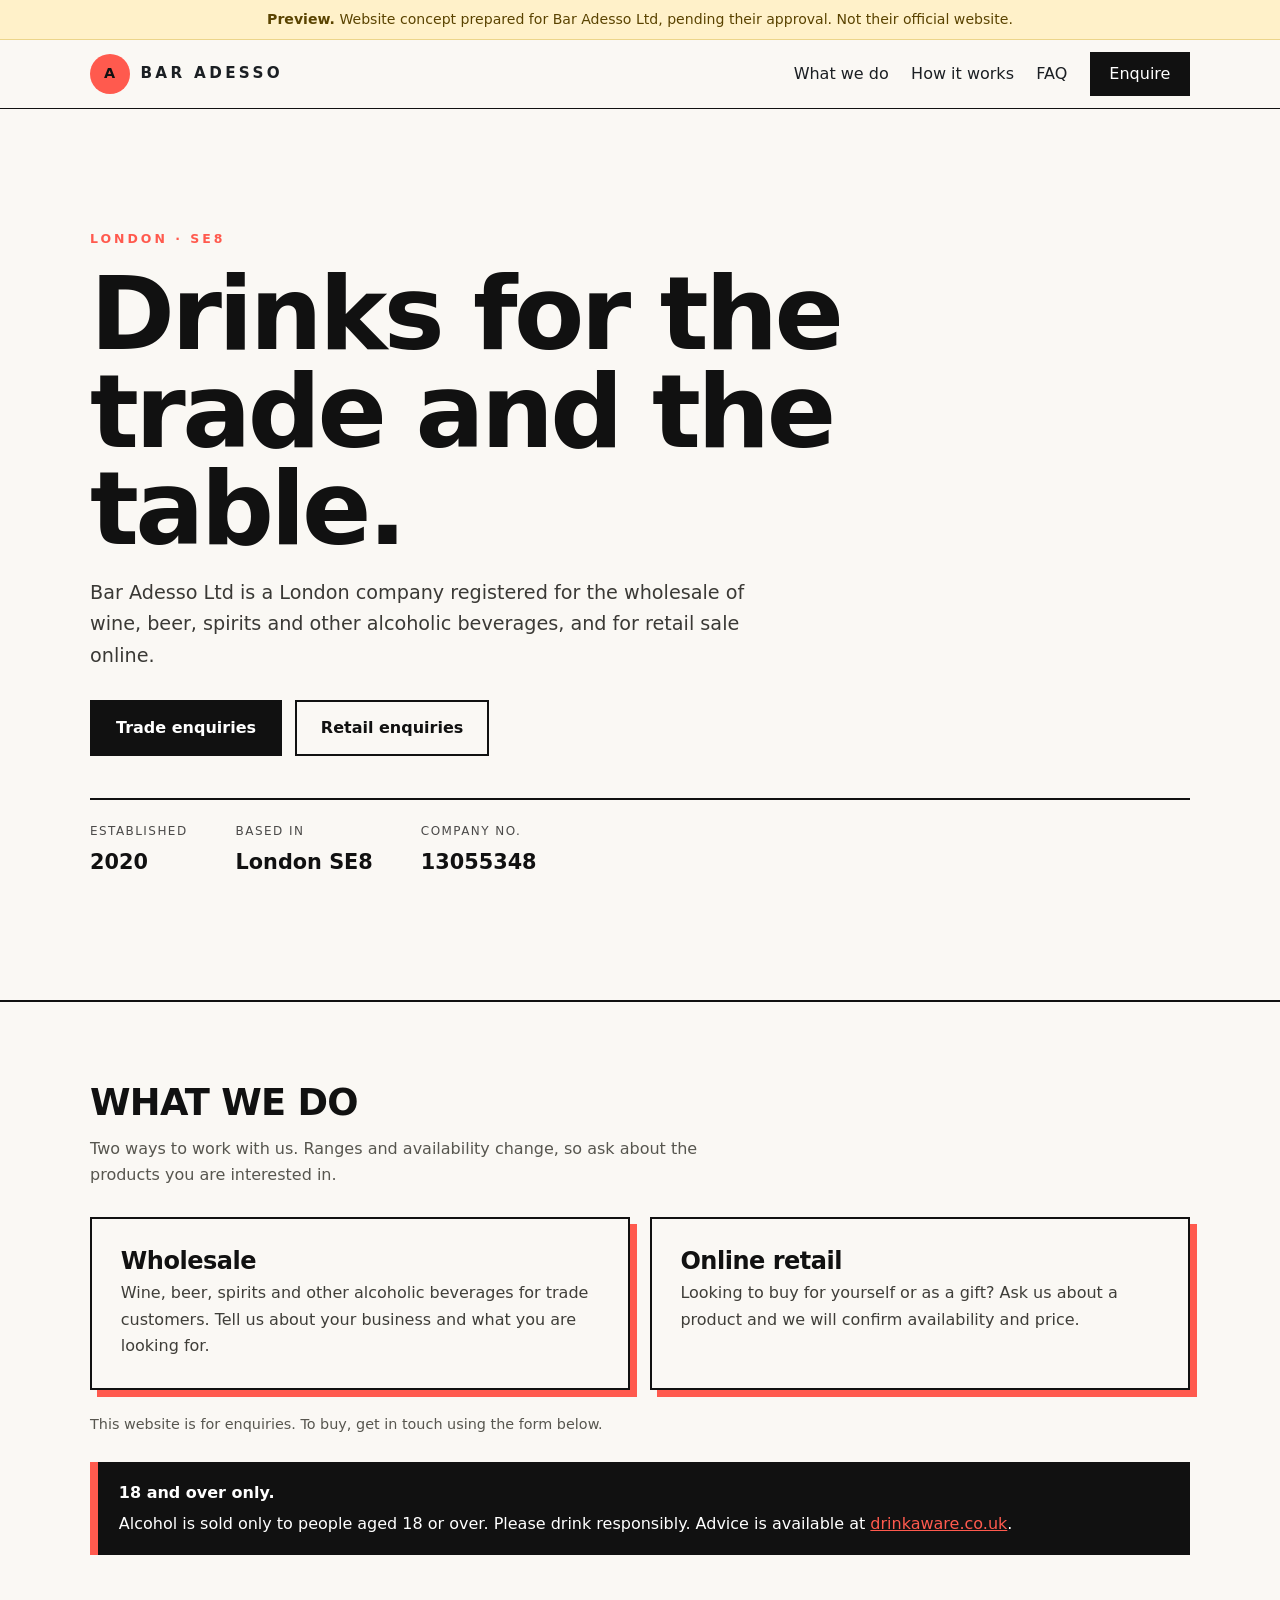
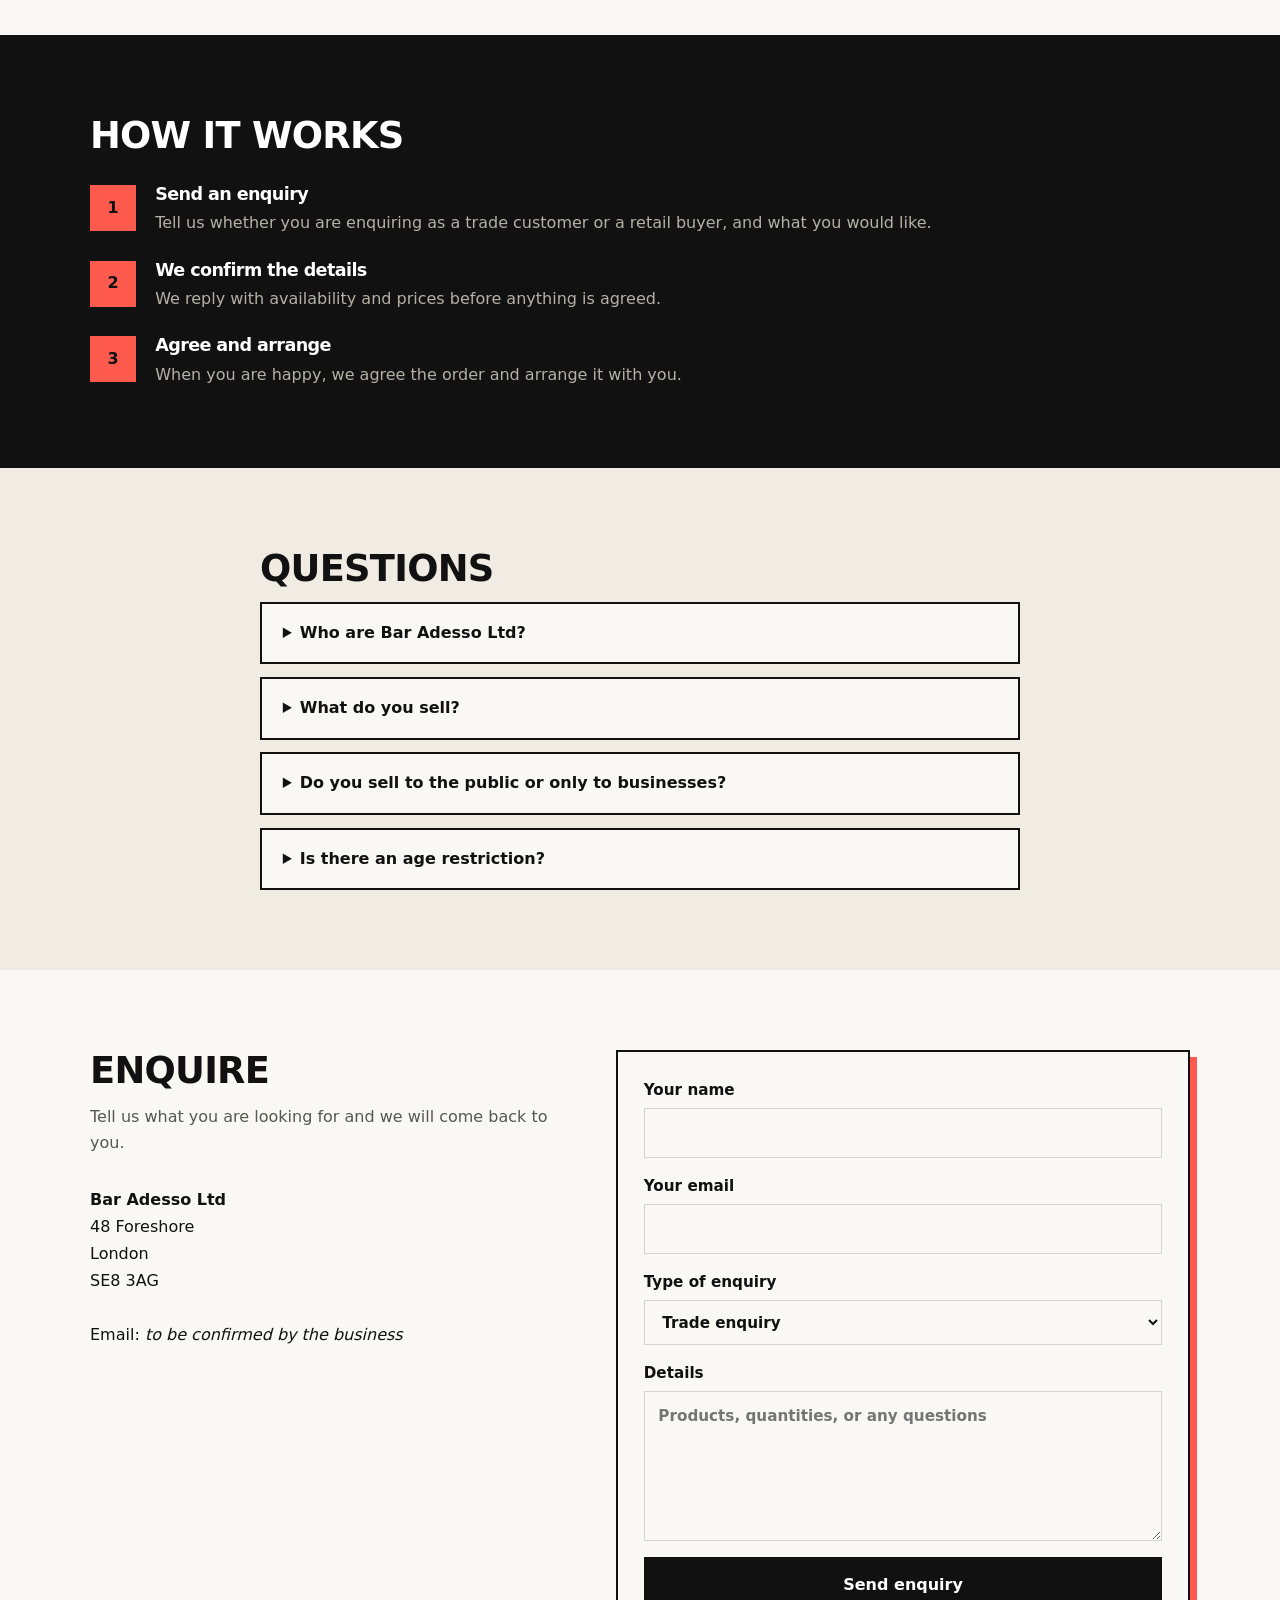
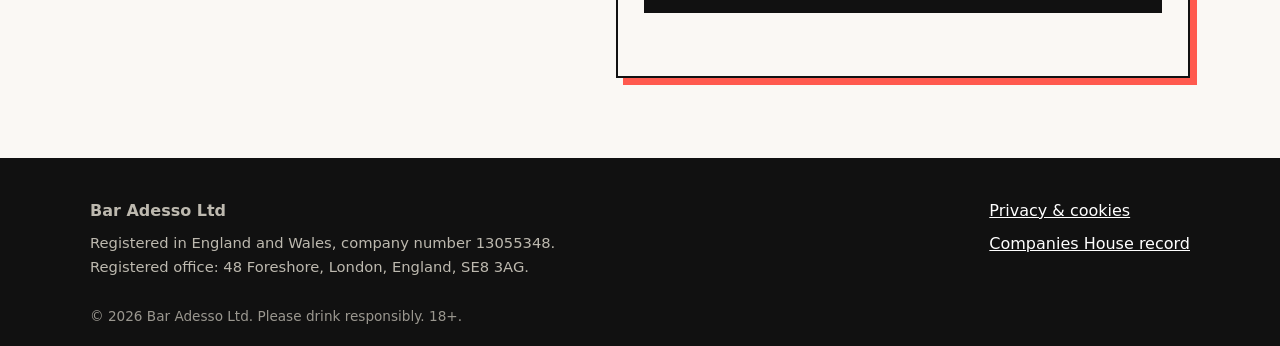
<file: index.html>
<!doctype html>
<html lang="en-GB" data-draft>
<head>
  <meta charset="utf-8">
  <meta name="viewport" content="width=device-width, initial-scale=1">
  <meta name="robots" content="noindex, nofollow">
  <title>Bar Adesso Ltd | Wine, Beer &amp; Spirits, London (Preview)</title>
  <meta name="description" content="Bar Adesso Ltd is a London company registered for the wholesale of wine, beer, spirits and other alcoholic beverages, and for retail sale online. Trade and retail enquiries welcome.">
  <meta property="og:title" content="Bar Adesso Ltd">
  <meta property="og:description" content="Wine, beer and spirits, wholesale and retail, from London.">
  <meta property="og:type" content="website">
  <meta name="theme-color" content="#111111">
  <link rel="icon" href="data:image/svg+xml,%3Csvg xmlns='http://www.w3.org/2000/svg' viewBox='0 0 64 64'%3E%3Ccircle cx='32' cy='32' r='32' fill='%23ff5a4e'/%3E%3Ctext x='32' y='43' font-family='Arial' font-weight='900' font-size='32' text-anchor='middle' fill='%23111'%3EA%3C/text%3E%3C/svg%3E">
  <link rel="stylesheet" href="css/styles.css">
  <script>try{if(location.search.indexOf('client')>-1)sessionStorage.setItem('previewClient','1');if(sessionStorage.getItem('previewClient')){document.documentElement.className+=' client-view';document.addEventListener('DOMContentLoaded',function(){document.title=document.title.replace(' (Preview)','')})}}catch(e){}</script>
</head>
<body>
  <div class="draft-bar" role="note"><strong>Preview.</strong> Website concept prepared for Bar Adesso Ltd, pending their approval. Not their official website.</div>
  <a class="skip" href="#main">Skip to content</a>

  <header class="site-header">
    <div class="wrap bar">
      <a class="brand" href="#top" aria-label="Bar Adesso Ltd, home"><span class="brand-mark">A</span><span class="brand-text">BAR ADESSO</span></a>
      <button class="menu-btn" aria-expanded="false" aria-controls="nav" aria-label="Menu"><span></span><span></span><span></span></button>
      <nav id="nav" class="nav" aria-label="Main">
        <a href="#what">What we do</a>
        <a href="#how">How it works</a>
        <a href="#faq">FAQ</a>
        <a href="#contact" class="btn btn-small">Enquire</a>
      </nav>
    </div>
  </header>

  <main id="main">
    <section class="hero" id="top">
      <div class="wrap">
        <p class="eyebrow">London &middot; SE8</p>
        <h1>Drinks for the trade and the table.</h1>
        <p class="lead">Bar Adesso Ltd is a London company registered for the wholesale of wine, beer, spirits and other alcoholic beverages, and for retail sale online.</p>
        <div class="cta-row">
          <a class="btn" href="#contact">Trade enquiries</a>
          <a class="btn btn-ghost" href="#contact">Retail enquiries</a>
        </div>
        <dl class="facts">
          <div><dt>Established</dt><dd>2020</dd></div>
          <div><dt>Based in</dt><dd>London SE8</dd></div>
          <div><dt>Company no.</dt><dd>13055348</dd></div>
        </dl>
      </div>
    </section>

    <section class="section" id="what">
      <div class="wrap">
        <h2>What we do</h2>
        <p class="section-intro">Two ways to work with us. Ranges and availability change, so ask about the products you are interested in.</p>
        <div class="cards">
          <article class="card"><h3>Wholesale</h3><p>Wine, beer, spirits and other alcoholic beverages for trade customers. Tell us about your business and what you are looking for.</p></article>
          <article class="card"><h3>Online retail</h3><p>Looking to buy for yourself or as a gift? Ask us about a product and we will confirm availability and price.</p></article>
        </div>
        <p class="note">This website is for enquiries. To buy, get in touch using the form below.</p>
        <div class="callout" role="note" style="margin-top:1.6rem">
          <strong>18 and over only.</strong>
          <p>Alcohol is sold only to people aged 18 or over. Please drink responsibly. Advice is available at <a href="https://www.drinkaware.co.uk" rel="noopener" target="_blank">drinkaware.co.uk</a>.</p>
        </div>
      </div>
    </section>

    <section class="section dark" id="how">
      <div class="wrap">
        <h2>How it works</h2>
        <ol class="steps">
          <li><span class="num">1</span><div><h3>Send an enquiry</h3><p>Tell us whether you are enquiring as a trade customer or a retail buyer, and what you would like.</p></div></li>
          <li><span class="num">2</span><div><h3>We confirm the details</h3><p>We reply with availability and prices before anything is agreed.</p></div></li>
          <li><span class="num">3</span><div><h3>Agree and arrange</h3><p>When you are happy, we agree the order and arrange it with you.</p></div></li>
        </ol>
      </div>
    </section>

    <section class="section alt" id="faq">
      <div class="wrap narrow">
        <h2>Questions</h2>
        <details><summary>Who are Bar Adesso Ltd?</summary><p>A private limited company registered in England and Wales (company number 13055348), incorporated on 1 December 2020, with its registered office in London SE8.</p></details>
        <details><summary>What do you sell?</summary><p>Our registered activities are the wholesale of wine, beer, spirits and other alcoholic beverages, and retail sale via the internet. Ask us about the products you have in mind.</p></details>
        <details><summary>Do you sell to the public or only to businesses?</summary><p>Tell us in your enquiry whether you are a trade customer or a retail buyer, and we will let you know how we can help.</p></details>
        <details><summary>Is there an age restriction?</summary><p>Yes. Alcohol is sold only to people aged 18 or over.</p></details>
      </div>
    </section>

    <section class="section" id="contact">
      <div class="wrap contact-grid">
        <div>
          <h2>Enquire</h2>
          <p class="section-intro">Tell us what you are looking for and we will come back to you.</p>
          <address>
            <strong>Bar Adesso Ltd</strong><br>
            48 Foreshore<br>London<br>SE8 3AG<br><br>
            Email: <em>to be confirmed by the business</em>
          </address>
        </div>
        <form id="enquiry" class="form" novalidate>
          <label>Your name<input name="name" type="text" autocomplete="name" required></label>
          <label>Your email<input name="email" type="email" autocomplete="email" required></label>
          <label>Type of enquiry
            <select name="topic">
              <option>Trade enquiry</option>
              <option>Retail enquiry</option>
              <option>Something else</option>
            </select>
          </label>
          <label>Details<textarea name="message" rows="5" required placeholder="Products, quantities, or any questions"></textarea></label>
          <button class="btn" type="submit">Send enquiry</button>
          <p class="form-status" role="status" aria-live="polite"></p>
        </form>
      </div>
    </section>
  </main>

  <footer class="site-footer">
    <div class="wrap foot-grid">
      <div>
        <strong>Bar Adesso Ltd</strong>
        <p>Registered in England and Wales, company number 13055348.<br>Registered office: 48 Foreshore, London, England, SE8 3AG.</p>
      </div>
      <div class="foot-links">
        <a href="privacy.html">Privacy &amp; cookies</a>
        <a href="https://find-and-update.company-information.service.gov.uk/company/13055348" rel="noopener" target="_blank">Companies House record</a>
      </div>
    </div>
    <div class="wrap copy">&copy; <span id="year">2026</span> Bar Adesso Ltd. Please drink responsibly. 18+.</div>
  </footer>

  <script src="js/main.js"></script>
</body>
</html>
</file>
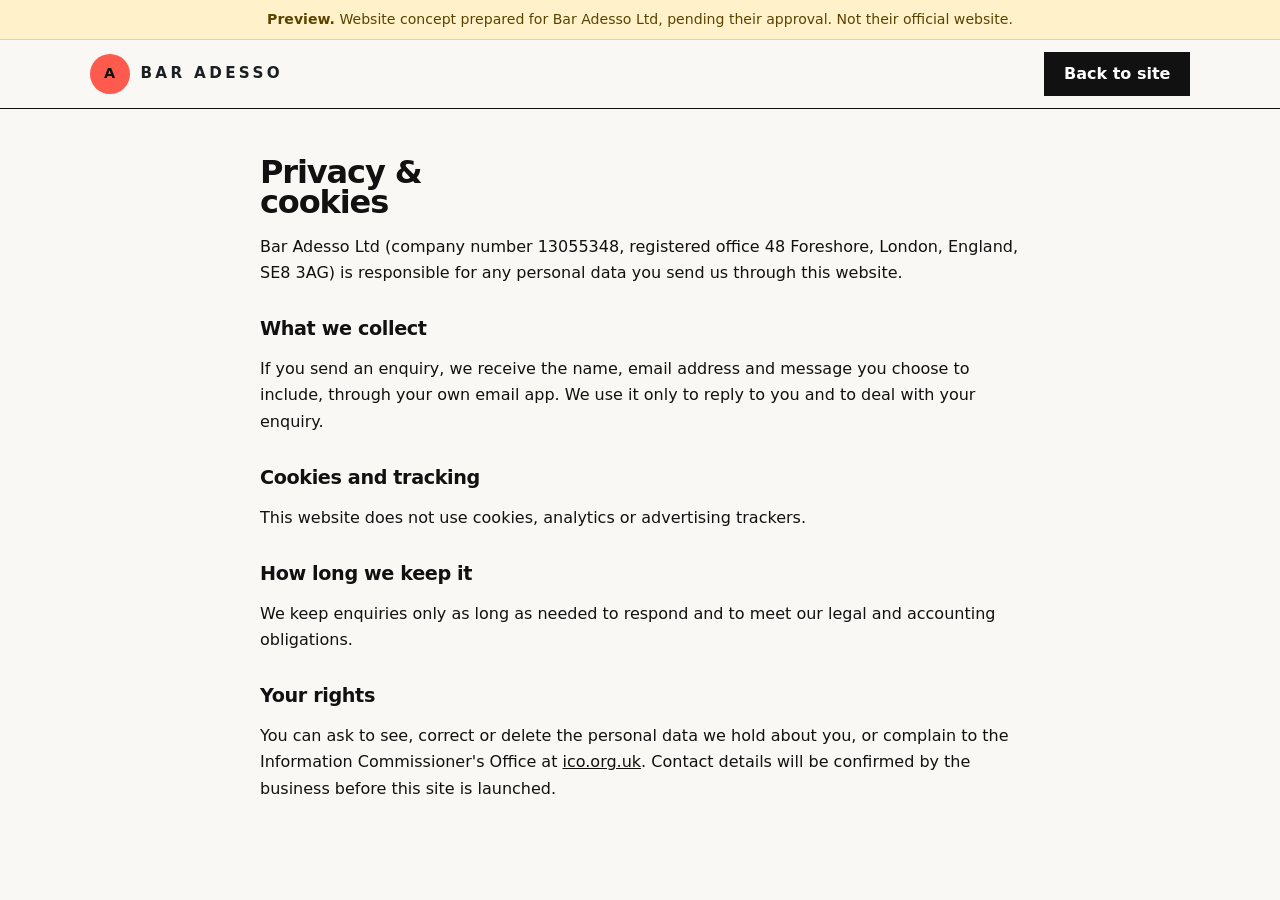
<file: privacy.html>
<!doctype html>
<html lang="en-GB" data-draft>
<head>
  <meta charset="utf-8">
  <meta name="viewport" content="width=device-width, initial-scale=1">
  <title>Privacy &amp; Cookies | Bar Adesso Ltd</title>
  <meta name="robots" content="noindex">
  <link rel="stylesheet" href="css/styles.css">
  <script>try{if(location.search.indexOf('client')>-1)sessionStorage.setItem('previewClient','1');if(sessionStorage.getItem('previewClient')){document.documentElement.className+=' client-view';document.addEventListener('DOMContentLoaded',function(){document.title=document.title.replace(' (Preview)','')})}}catch(e){}</script>
</head>
<body>
  <div class="draft-bar" role="note"><strong>Preview.</strong> Website concept prepared for Bar Adesso Ltd, pending their approval. Not their official website.</div>
  <header class="site-header"><div class="wrap bar"><a class="brand" href="index.html"><span class="brand-mark">A</span><span class="brand-text">BAR ADESSO</span></a><a class="btn btn-small" href="index.html">Back to site</a></div></header>
  <main class="wrap narrow legal">
    <h1>Privacy &amp; cookies</h1>
    <p>Bar Adesso Ltd (company number 13055348, registered office 48 Foreshore, London, England, SE8 3AG) is responsible for any personal data you send us through this website.</p>
    <h2>What we collect</h2>
    <p>If you send an enquiry, we receive the name, email address and message you choose to include, through your own email app. We use it only to reply to you and to deal with your enquiry.</p>
    <h2>Cookies and tracking</h2>
    <p>This website does not use cookies, analytics or advertising trackers.</p>
    <h2>How long we keep it</h2>
    <p>We keep enquiries only as long as needed to respond and to meet our legal and accounting obligations.</p>
    <h2>Your rights</h2>
    <p>You can ask to see, correct or delete the personal data we hold about you, or complain to the Information Commissioner's Office at <a href="https://ico.org.uk" rel="noopener">ico.org.uk</a>. Contact details will be confirmed by the business before this site is launched.</p>
  </main>
</body>
</html>
</file>
<file: css/styles.css>
/* ---- shared structure (themed per site below) ---- */
:root{
  --bg:#fff; --bg-alt:#f3f4f6; --ink:#1b1f23; --muted:#5b636b; --line:#e2e4e8; --card:#fff;
  --primary:#0b6bcb; --primary-d:#0853a3; --on-primary:#fff; --accent:#ffb000;
  --header-bg:rgba(255,255,255,.96); --header-ink:#1b1f23; --header-line:#e2e4e8;
  --hero-bg:#0b2540; --hero-ink:#fff; --hero-muted:#c9d6e6;
  --dark-bg:#0b2540; --dark-ink:#dbe5f0; --dark-muted:#b6c6da;
  --footer-bg:#0b2540; --footer-ink:#c9d6e6;
  --radius:8px;
  --font-body:system-ui,-apple-system,"Segoe UI",Roboto,Arial,sans-serif; --font-head:var(--font-body);
  --head-weight:800; --head-transform:none; --head-style:normal; --head-track:-.01em;
}
*{box-sizing:border-box}
html{scroll-behavior:smooth;scroll-padding-top:76px}
body{margin:0;font-family:var(--font-body);color:var(--ink);background:var(--bg);line-height:1.65;-webkit-font-smoothing:antialiased}
a{color:var(--primary)}
h1,h2,h3{font-family:var(--font-head);margin:0;line-height:1.12;letter-spacing:var(--head-track)}
h1,h2{font-weight:var(--head-weight);text-transform:var(--head-transform);font-style:var(--head-style)}
h3{font-size:1.1rem;margin-bottom:.35rem}
.wrap{width:min(1100px,100% - 32px);margin-inline:auto}
.narrow{width:min(760px,100% - 32px)}
.skip{position:absolute;left:-999px;top:0;background:var(--primary);color:var(--on-primary);padding:.6rem 1rem;z-index:100}
.skip:focus{left:8px;top:8px}

.site-header{position:sticky;top:0;z-index:50;background:var(--header-bg);backdrop-filter:blur(8px);border-bottom:1px solid var(--header-line);color:var(--header-ink)}
.bar{display:flex;align-items:center;justify-content:space-between;min-height:68px;gap:1rem}
.brand{display:flex;align-items:center;gap:.65rem;text-decoration:none;color:var(--header-ink);font-weight:800}
.brand-mark{display:grid;place-items:center;min-width:40px;height:40px;padding:0 .55rem;background:var(--primary);color:var(--on-primary);border-radius:var(--radius);font-size:.9rem;letter-spacing:.05em}
.brand-text small{font-weight:500;opacity:.7}
.nav{display:flex;align-items:center;gap:1.4rem}
.nav a{text-decoration:none;color:var(--header-ink);font-weight:500}
.nav a:hover{color:var(--primary)}
.menu-btn{display:none;background:none;border:0;padding:.5rem;cursor:pointer}
.menu-btn span{display:block;width:24px;height:2px;background:var(--header-ink);margin:5px 0}

.btn{display:inline-block;background:var(--primary);color:var(--on-primary) !important;padding:.8rem 1.5rem;border-radius:var(--radius);font:inherit;font-weight:700;text-decoration:none;border:2px solid var(--primary);cursor:pointer;transition:background .15s,transform .15s}
.btn:hover{background:var(--primary-d);border-color:var(--primary-d);transform:translateY(-1px)}
.btn-small{padding:.45rem 1.1rem}
.btn-ghost{background:transparent;color:var(--hero-ink) !important;border-color:var(--hero-ink)}
.btn-ghost:hover{background:var(--hero-ink);border-color:var(--hero-ink);color:var(--hero-bg) !important}

.hero{background:var(--hero-bg);color:var(--hero-ink);padding:clamp(3.2rem,8vw,6rem) 0;position:relative;overflow:hidden}
.hero .wrap{position:relative;z-index:1}
.hero-grid{display:grid;grid-template-columns:1.4fr 1fr;gap:3rem;align-items:center}
.hero-solo{grid-template-columns:1fr}
.eyebrow{text-transform:uppercase;letter-spacing:.16em;font-size:.78rem;font-weight:700;color:var(--accent);margin:0 0 1rem}
h1{font-size:clamp(2.2rem,5.6vw,4rem)}
.lead{font-size:1.15rem;color:var(--hero-muted);max-width:58ch;margin:1.2rem 0 0}
.cta-row{display:flex;flex-wrap:wrap;gap:.8rem;margin-top:1.8rem}
.facts{display:flex;flex-wrap:wrap;gap:1.2rem 3rem;margin:2.6rem 0 0;padding-top:1.4rem;border-top:1px solid rgba(128,128,128,.35)}
.facts dt{font-size:.75rem;letter-spacing:.12em;text-transform:uppercase;opacity:.75}
.facts dd{margin:.2rem 0 0;font-size:1.3rem;font-weight:700}
.badges{list-style:none;margin:0;padding:1.3rem;display:grid;gap:1rem;background:rgba(255,255,255,.08);border:1px solid rgba(255,255,255,.18);border-radius:var(--radius)}
.badges li{display:flex;flex-direction:column;border-left:4px solid var(--accent);padding-left:.9rem}
.badges strong{font-size:1.3rem}
.badges span{font-size:.88rem;opacity:.8}

.section{padding:clamp(3rem,7vw,5rem) 0}
.section.alt{background:var(--bg-alt)}
.section.dark{background:var(--dark-bg);color:var(--dark-ink)}
.section.dark h2,.section.dark h3{color:#fff}
h2{font-size:clamp(1.65rem,3.5vw,2.3rem);margin-bottom:.6rem}
.section-intro{color:var(--muted);max-width:62ch;margin:.8rem 0 1.8rem}
.dark .section-intro{color:var(--dark-muted)}
.cards{display:grid;grid-template-columns:repeat(auto-fit,minmax(min(260px,100%),1fr));gap:1.2rem}
.card{background:var(--card);border:1px solid var(--line);border-radius:var(--radius);padding:1.5rem}
.card p{margin:0;color:var(--muted)}
.note{color:var(--muted);font-size:.9rem;margin-top:1.4rem}
.callout{background:var(--bg-alt);border-left:5px solid var(--accent);padding:1.1rem 1.3rem;border-radius:var(--radius)}
.callout p{margin:.3rem 0 0}
.split{display:grid;grid-template-columns:1fr 1.3fr;gap:3rem;align-items:start}

.steps{list-style:none;margin:1.8rem 0 0;padding:0;display:grid;gap:1.5rem}
.steps li{display:flex;gap:1.2rem;align-items:flex-start}
.steps p{margin:0;color:var(--muted)}
.dark .steps p{color:var(--dark-muted)}
.num{flex:none;display:grid;place-items:center;width:46px;height:46px;border-radius:var(--radius);background:var(--primary);color:var(--on-primary);font-weight:800}
.trio{display:grid;grid-template-columns:repeat(auto-fit,minmax(min(240px,100%),1fr));gap:2rem;margin-top:1.6rem}
.trio p{margin:0;color:var(--muted)}

details{background:var(--card);border:1px solid var(--line);border-radius:var(--radius);padding:1rem 1.3rem;margin-top:.8rem}
summary{cursor:pointer;font-weight:700}
details p{margin:.7rem 0 0;color:var(--muted)}

.contact-grid{display:grid;grid-template-columns:1fr 1.2fr;gap:3rem}
address{font-style:normal;line-height:1.7;overflow-wrap:anywhere}
.copy-btn{display:block;margin-top:.7rem;background:none;border:2px solid var(--ink);color:var(--ink);border-radius:var(--radius);padding:.35rem .8rem;font:inherit;font-size:.88rem;font-weight:600;cursor:pointer}
.copy-btn:hover{background:var(--ink);color:var(--bg)}
.form{display:grid;gap:1rem;background:var(--card);padding:1.6rem;border:1px solid var(--line);border-radius:var(--radius);box-shadow:0 8px 28px rgba(0,0,0,.07)}
.form label{display:grid;gap:.35rem;font-weight:600;font-size:.95rem}
.form input,.form textarea,.form select{font:inherit;padding:.7rem .85rem;border:1.5px solid var(--line);border-radius:calc(var(--radius) - 2px);background:var(--bg);color:var(--ink)}
.form input:focus,.form textarea:focus,.form select:focus{outline:2px solid var(--primary);border-color:var(--primary)}
.form .invalid{border-color:#b3261e}
.form-status{margin:0;min-height:1.4em;font-size:.95rem}

.site-footer{background:var(--footer-bg);color:var(--footer-ink);padding:2.5rem 0 1.2rem}
.site-footer a{color:#fff}
.foot-grid{display:flex;justify-content:space-between;gap:2rem;flex-wrap:wrap}
.foot-grid p{margin:.4rem 0 0;font-size:.92rem;max-width:50ch}
.foot-links{display:flex;flex-direction:column;gap:.4rem}
.copy{margin-top:1.6rem;font-size:.85rem;opacity:.8}

.legal{padding:3rem 0 4rem}
.legal h1{font-size:2rem;text-transform:none;font-style:normal}
.legal h2{font-size:1.2rem;margin-top:2rem;text-transform:none;font-style:normal}
.legal h2::after{display:none}

@media (prefers-reduced-motion:reduce){*{scroll-behavior:auto !important;transition:none !important}}
@media (max-width:820px){
  .hero-grid,.contact-grid,.split{grid-template-columns:1fr;gap:1.6rem}
  .menu-btn{display:block}
  .nav{position:absolute;top:68px;left:0;right:0;flex-direction:column;align-items:stretch;gap:0;background:var(--bg);border-bottom:1px solid var(--line);display:none;padding:.5rem 16px 1rem}
  .nav.open{display:flex}
  .nav a{padding:.8rem 0;border-bottom:1px solid var(--line)}
  .nav .btn{text-align:center;margin-top:.8rem}
}

/* ---- site theme ---- */
/* Bar Adesso: minimal, monochrome with coral */
:root{
  --bg:#faf8f4; --bg-alt:#f0ece4; --ink:#111; --muted:#57564f; --line:#d9d4c9; --card:#faf8f4;
  --primary:#111; --primary-d:#000; --on-primary:#fff; --accent:#ff5a4e;
  --header-bg:rgba(250,248,244,.97); --header-line:#111;
  --hero-bg:#faf8f4; --hero-ink:#111; --hero-muted:#4a4945;
  --dark-bg:#111; --dark-ink:#e8e5de; --dark-muted:#b5b1a7;
  --footer-bg:#111; --footer-ink:#bdb9af;
  --radius:0; --head-weight:900; --head-track:-.035em;
}
.brand-text{letter-spacing:.22em;font-size:.95rem}
.brand-mark{background:var(--accent);color:#111;border-radius:50%;width:40px;padding:0}
.hero{border-bottom:2px solid #111;padding:clamp(3.5rem,10vw,7.5rem) 0}
h1{font-size:clamp(2.8rem,9vw,6.4rem);line-height:.95;max-width:11ch}
.eyebrow{color:var(--accent);letter-spacing:.24em}
.lead{color:#3a3935;font-size:1.2rem}
.btn:hover{background:var(--accent);border-color:var(--accent);color:#111 !important}
.facts{border-top:2px solid #111}
.facts dd{font-weight:900}
.card{border:2px solid #111;box-shadow:7px 7px 0 var(--accent);padding:1.8rem}
.card h3{font-size:1.5rem;font-weight:900;letter-spacing:-.02em}
.card p{color:#3f3e39}
.callout{background:#111;color:#fff;border-left:8px solid var(--accent)}
.callout a{color:var(--accent)}
.callout h3{color:#fff}
.section.dark .num{background:var(--accent);color:#111}
h2{text-transform:uppercase;letter-spacing:-.02em}
.form{border:2px solid #111;box-shadow:7px 7px 0 var(--accent)}
details{border:2px solid #111}

/* draft-preview notice */
.draft-bar{background:#fff1c9;color:#5a4300;text-align:center;font-size:.88rem;padding:.6rem 1rem;border-bottom:1px solid #ecd58a;line-height:1.4}
.client-view .draft-bar{display:none}
</file>
